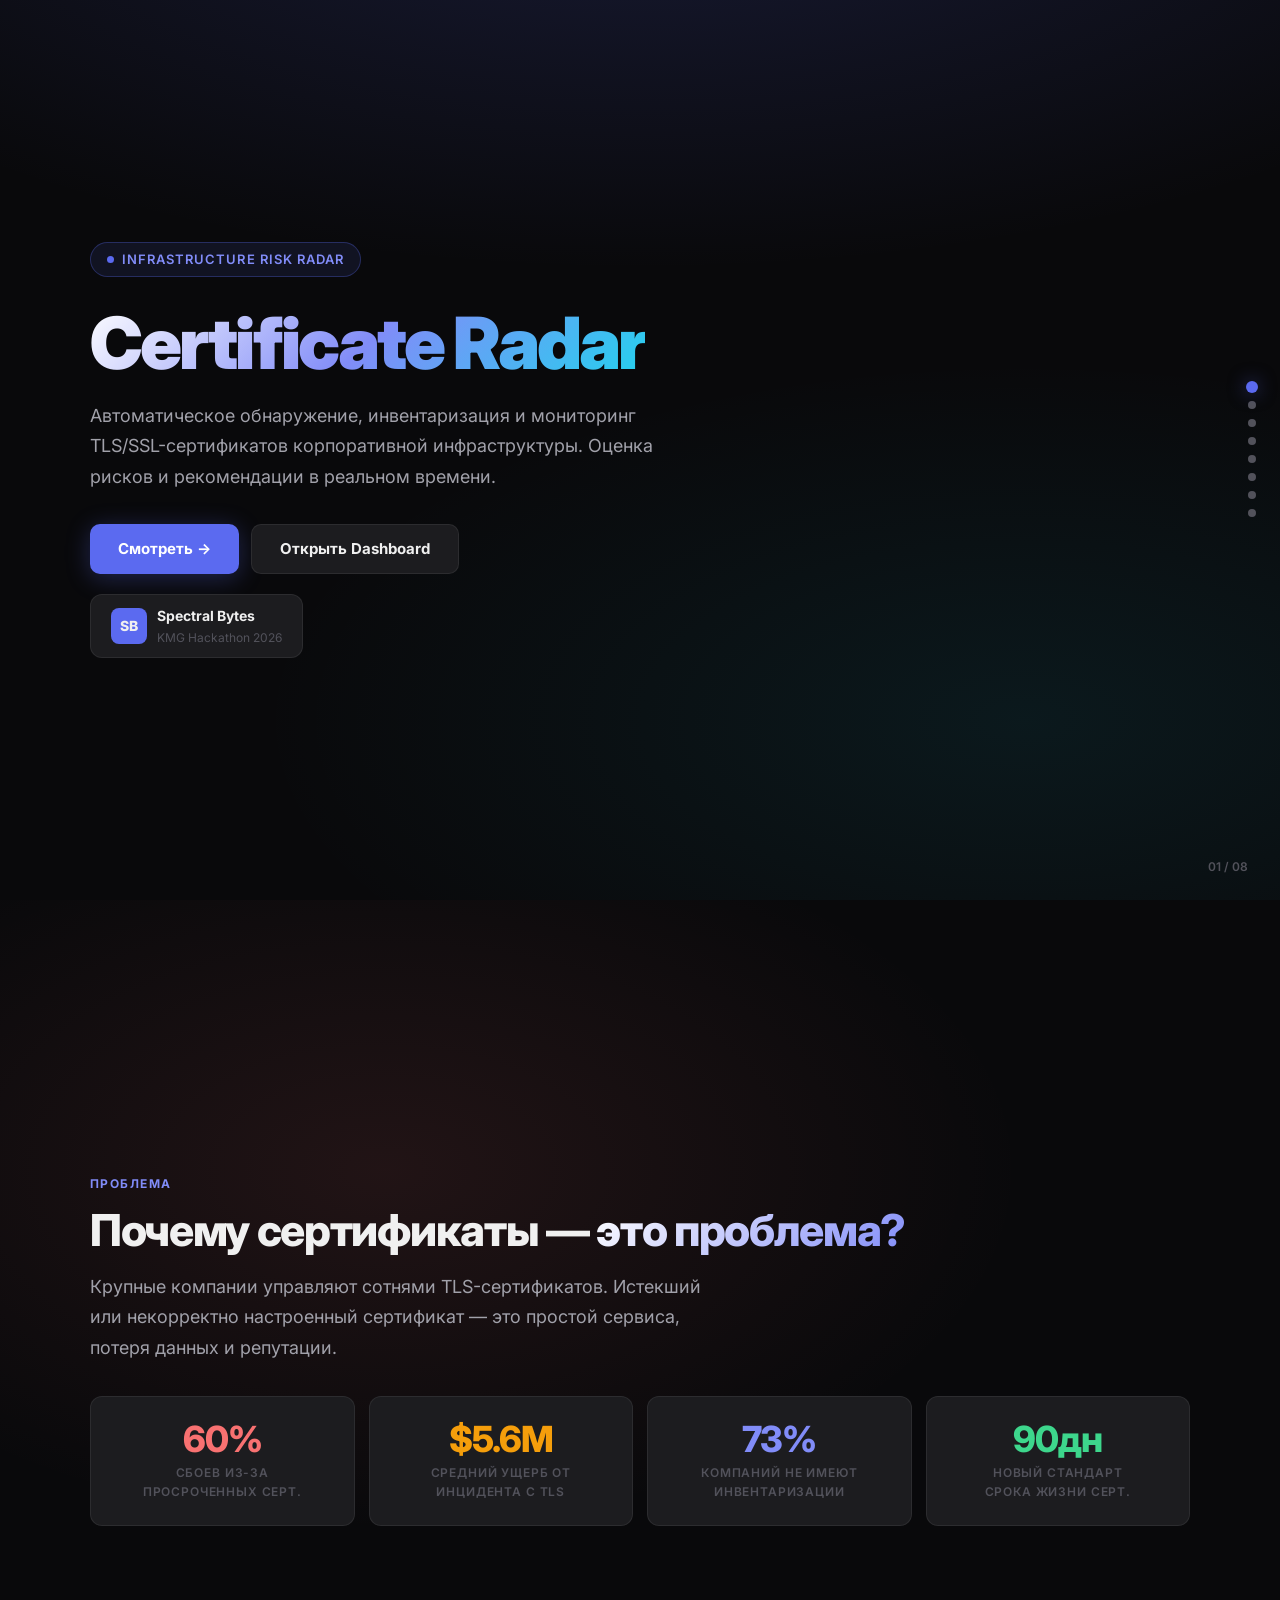
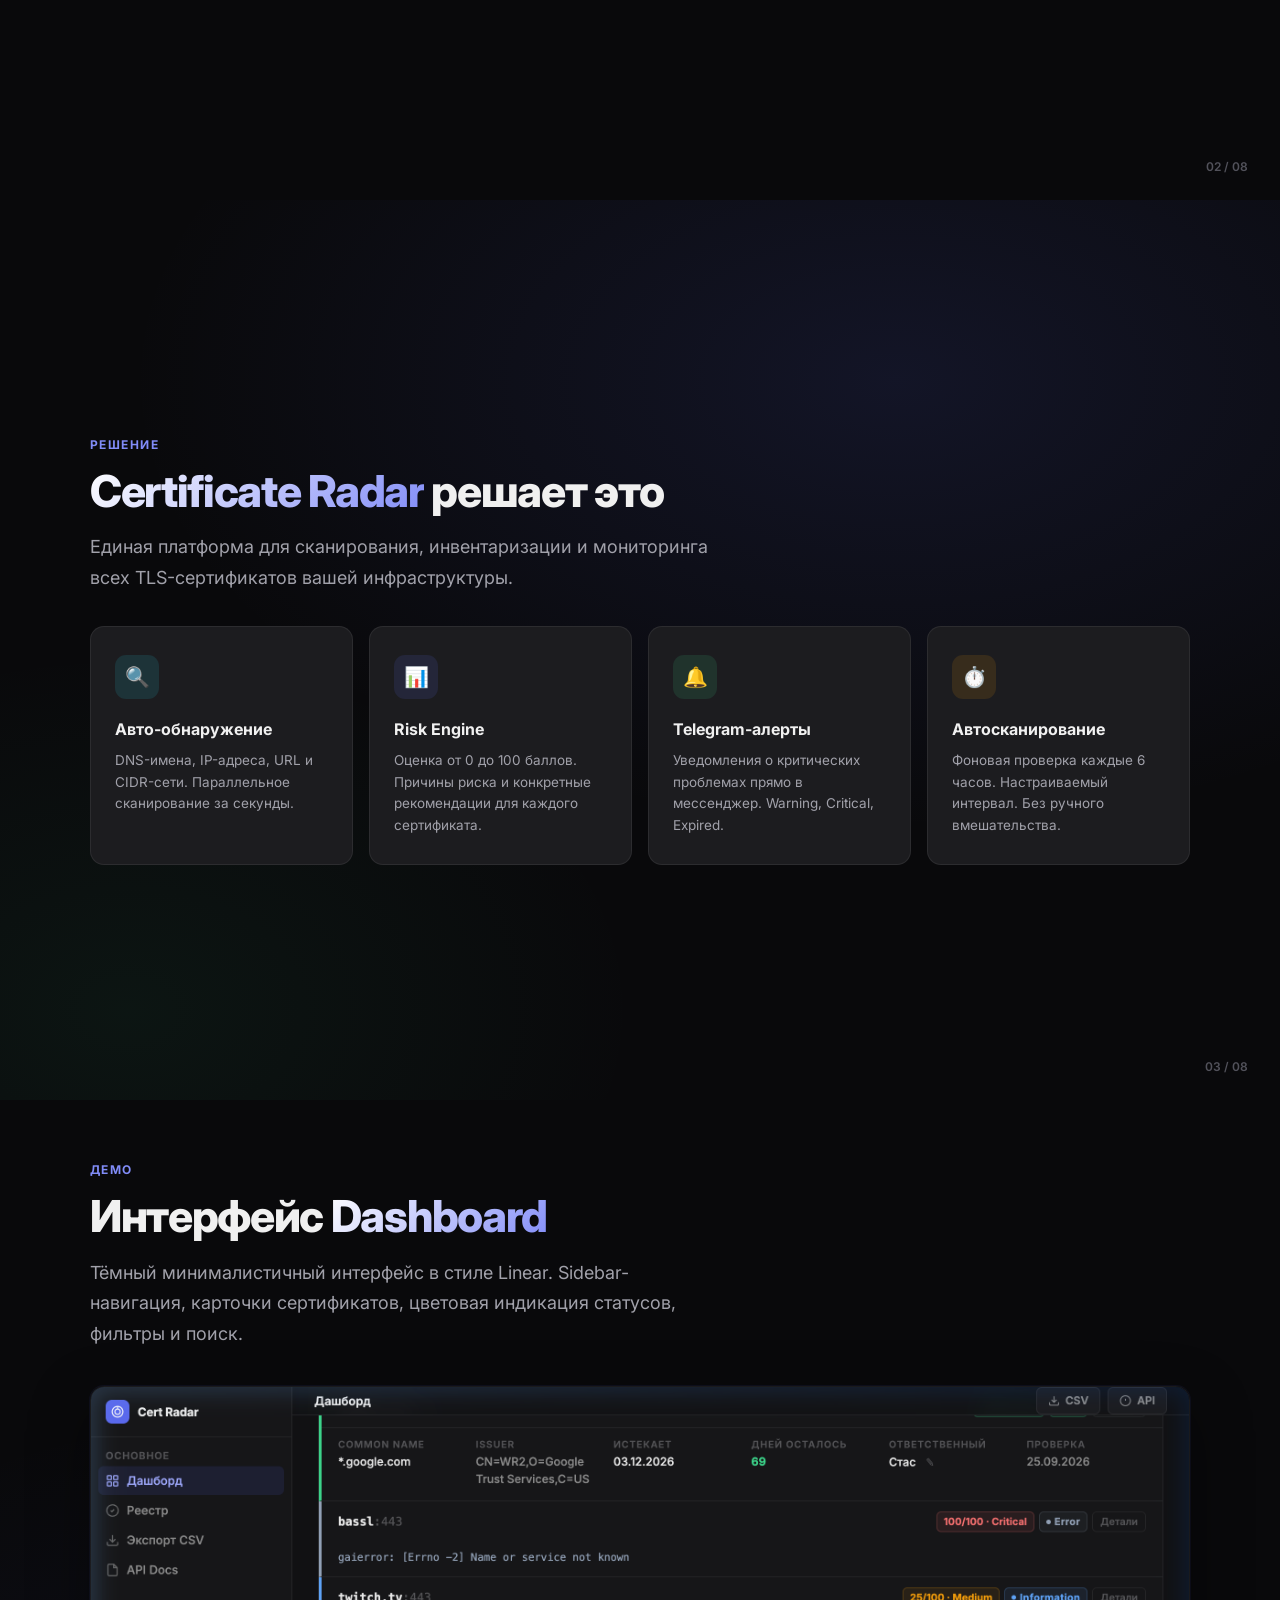
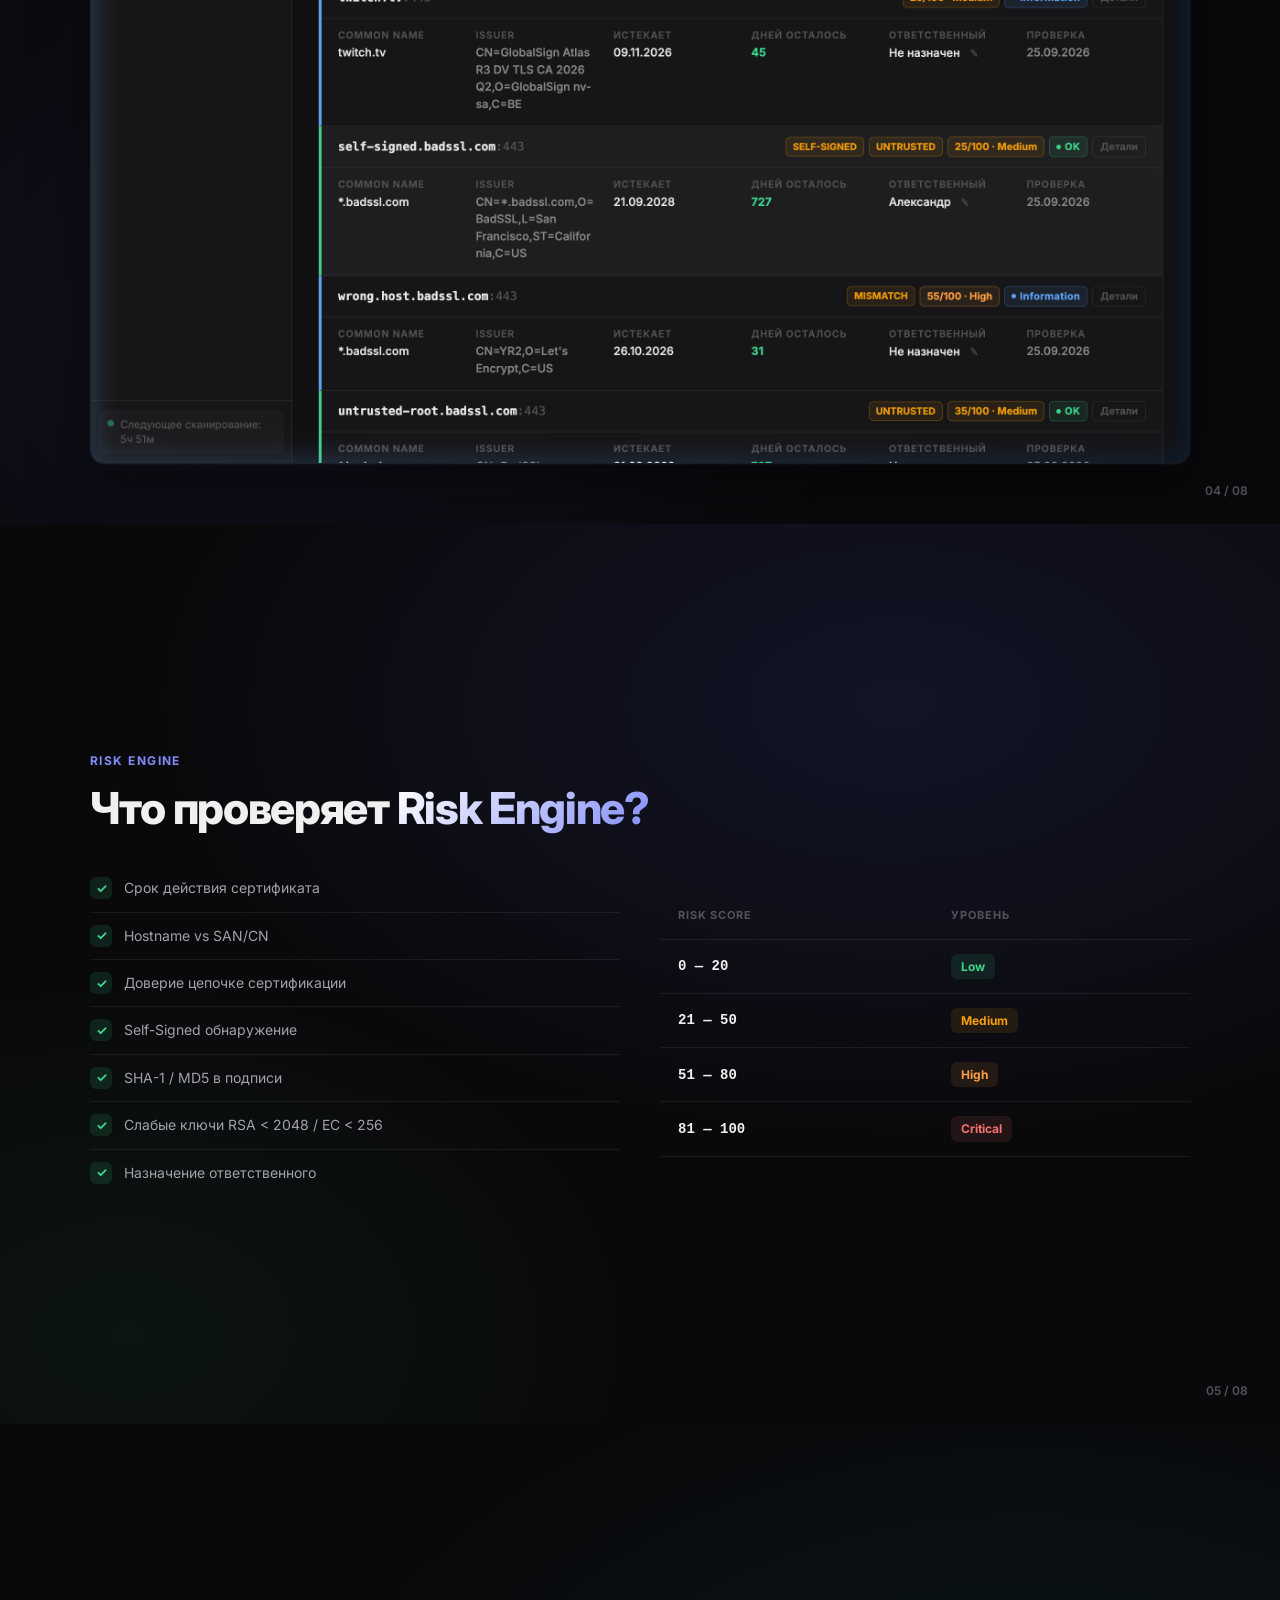
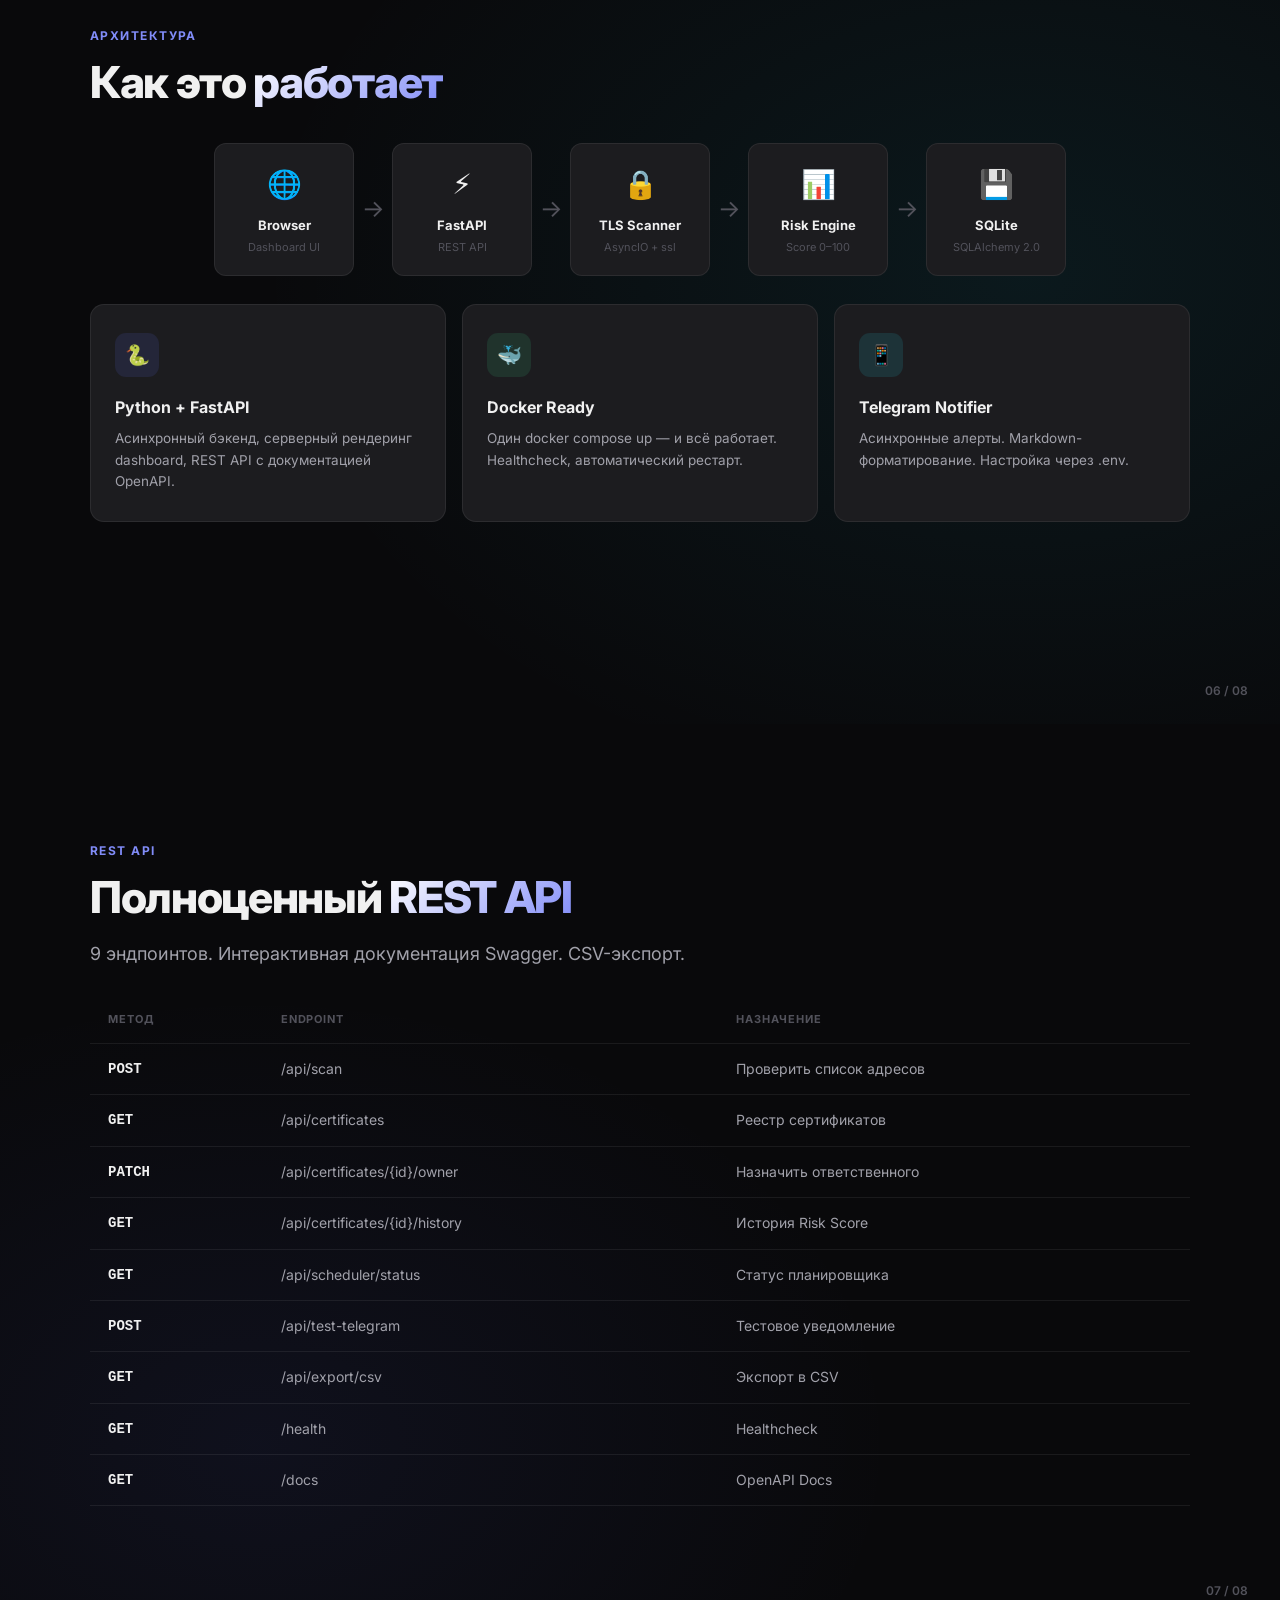
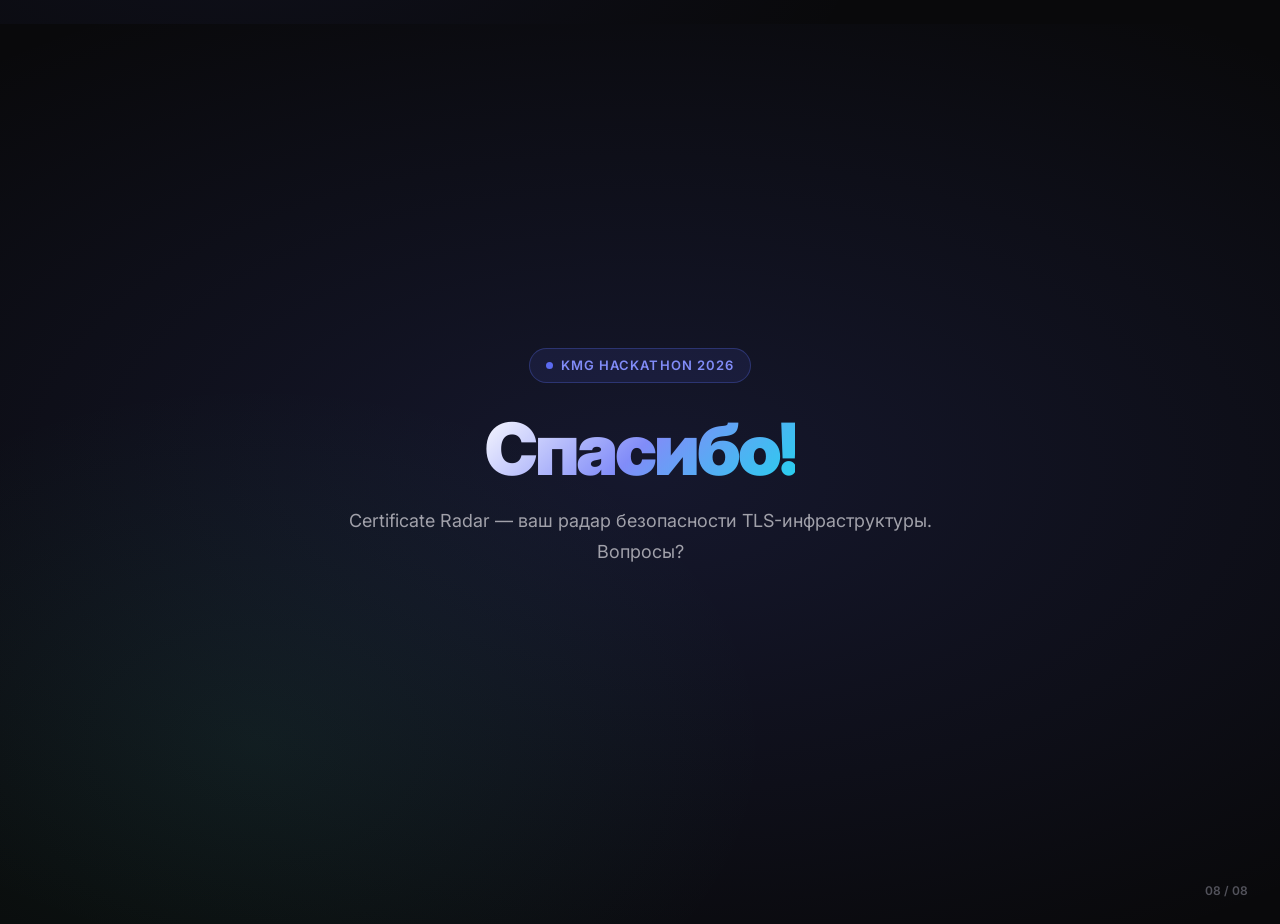
<file: presentation/index.html>
<!doctype html>
<html lang="ru">
<head>
  <meta charset="utf-8"/>
  <meta name="viewport" content="width=device-width, initial-scale=1"/>
  <title>Certificate Radar — Презентация</title>
  <link rel="preconnect" href="https://fonts.googleapis.com"/>
  <link rel="preconnect" href="https://fonts.gstatic.com" crossorigin/>
  <link href="https://fonts.googleapis.com/css2?family=Inter:wght@400;500;600;700;800;900&display=swap" rel="stylesheet"/>
  <style>
    /* ═══ RESET & BASE ═══ */
    *, *::before, *::after { box-sizing: border-box; margin: 0; padding: 0; }

    :root {
      --bg:       #09090b;
      --bg-2:     #111113;
      --bg-3:     #18181b;
      --bg-card:  #1c1c1f;
      --border:   rgba(255,255,255,0.07);
      --text:     #f0f0f0;
      --text-2:   #a1a1aa;
      --text-3:   #52525b;
      --accent:   #5b6af0;
      --accent-2: #818cf8;
      --green:    #3dd68c;
      --orange:   #f59e0b;
      --red:      #f87171;
      --cyan:     #22d3ee;
    }

    html {
      scroll-behavior: smooth;
      scroll-snap-type: y mandatory;
    }

    body {
      font-family: 'Inter', system-ui, sans-serif;
      background: var(--bg);
      color: var(--text);
      line-height: 1.6;
      overflow-x: hidden;
    }

    /* ═══ SLIDE SYSTEM ═══ */
    .slide {
      min-height: 100vh;
      scroll-snap-align: start;
      display: flex;
      flex-direction: column;
      justify-content: center;
      align-items: center;
      padding: 60px 40px;
      position: relative;
      overflow: hidden;
    }

    .slide-inner {
      max-width: 1100px;
      width: 100%;
      z-index: 2;
    }

    /* ═══ BACKGROUNDS ═══ */
    .slide-hero {
      background:
        radial-gradient(ellipse 80% 50% at 50% -20%, rgba(91,106,240,0.2), transparent),
        radial-gradient(ellipse 60% 40% at 80% 80%, rgba(34,211,238,0.08), transparent),
        var(--bg);
    }

    .slide-dark {
      background:
        radial-gradient(ellipse 50% 50% at 20% 80%, rgba(91,106,240,0.08), transparent),
        var(--bg);
    }

    .slide-accent {
      background:
        radial-gradient(ellipse 60% 50% at 70% 20%, rgba(91,106,240,0.12), transparent),
        radial-gradient(ellipse 40% 40% at 10% 90%, rgba(61,214,140,0.06), transparent),
        var(--bg);
    }

    .slide-problem {
      background:
        radial-gradient(ellipse 50% 40% at 30% 30%, rgba(248,113,113,0.1), transparent),
        var(--bg);
    }

    .slide-tech {
      background:
        radial-gradient(ellipse 60% 60% at 80% 50%, rgba(34,211,238,0.08), transparent),
        var(--bg);
    }

    .slide-final {
      background:
        radial-gradient(ellipse 80% 60% at 50% 50%, rgba(91,106,240,0.15), transparent),
        radial-gradient(ellipse 40% 40% at 20% 80%, rgba(61,214,140,0.08), transparent),
        var(--bg);
    }

    /* ═══ NAVIGATION ═══ */
    .nav-dots {
      position: fixed;
      right: 24px;
      top: 50%;
      transform: translateY(-50%);
      display: flex;
      flex-direction: column;
      gap: 10px;
      z-index: 100;
    }

    .nav-dot {
      width: 8px;
      height: 8px;
      border-radius: 50%;
      background: var(--text-3);
      border: none;
      cursor: pointer;
      transition: all 0.3s;
      padding: 0;
    }

    .nav-dot:hover { background: var(--text-2); transform: scale(1.4); }
    .nav-dot.active { background: var(--accent); transform: scale(1.5); box-shadow: 0 0 12px rgba(91,106,240,0.5); }

    /* ═══ TYPOGRAPHY ═══ */
    .hero-badge {
      display: inline-flex;
      align-items: center;
      gap: 8px;
      padding: 6px 16px;
      border-radius: 999px;
      border: 1px solid rgba(91,106,240,0.3);
      background: rgba(91,106,240,0.1);
      color: var(--accent-2);
      font-size: 13px;
      font-weight: 600;
      letter-spacing: 0.08em;
      text-transform: uppercase;
      margin-bottom: 28px;
    }

    .hero-badge::before {
      content: '';
      width: 7px; height: 7px;
      border-radius: 50%;
      background: var(--accent);
      animation: pulse 2s ease-in-out infinite;
    }

    @keyframes pulse { 0%,100%{opacity:1;transform:scale(1)} 50%{opacity:0.4;transform:scale(0.8)} }

    h1 {
      font-size: clamp(40px, 6vw, 72px);
      font-weight: 900;
      letter-spacing: -0.04em;
      line-height: 1.05;
      margin-bottom: 20px;
    }

    h1 .gradient {
      background: linear-gradient(135deg, #fff 0%, var(--accent-2) 50%, var(--cyan) 100%);
      -webkit-background-clip: text;
      -webkit-text-fill-color: transparent;
      background-clip: text;
    }

    h2 {
      font-size: clamp(28px, 4vw, 44px);
      font-weight: 800;
      letter-spacing: -0.03em;
      line-height: 1.15;
      margin-bottom: 16px;
    }

    h2 .gradient {
      background: linear-gradient(135deg, #fff 0%, var(--accent-2) 100%);
      -webkit-background-clip: text;
      -webkit-text-fill-color: transparent;
      background-clip: text;
    }

    .subtitle {
      font-size: 18px;
      color: var(--text-2);
      max-width: 620px;
      line-height: 1.7;
    }

    .section-label {
      font-size: 12px;
      font-weight: 700;
      color: var(--accent-2);
      text-transform: uppercase;
      letter-spacing: 0.12em;
      margin-bottom: 12px;
    }

    /* ═══ CARDS GRID ═══ */
    .cards {
      display: grid;
      grid-template-columns: repeat(auto-fit, minmax(260px, 1fr));
      gap: 16px;
      margin-top: 32px;
    }

    .card {
      background: var(--bg-card);
      border: 1px solid var(--border);
      border-radius: 14px;
      padding: 28px 24px;
      transition: border-color 0.2s, transform 0.2s;
    }

    .card:hover {
      border-color: rgba(91,106,240,0.25);
      transform: translateY(-3px);
    }

    .card-icon {
      width: 44px;
      height: 44px;
      border-radius: 11px;
      display: flex;
      align-items: center;
      justify-content: center;
      margin-bottom: 18px;
      font-size: 20px;
    }

    .card-icon.green  { background: rgba(61,214,140,0.12); color: var(--green); }
    .card-icon.orange { background: rgba(245,158,11,0.12); color: var(--orange); }
    .card-icon.red    { background: rgba(248,113,113,0.12); color: var(--red); }
    .card-icon.cyan   { background: rgba(34,211,238,0.12); color: var(--cyan); }
    .card-icon.accent { background: rgba(91,106,240,0.12); color: var(--accent-2); }

    .card h3 {
      font-size: 16px;
      font-weight: 700;
      margin-bottom: 8px;
      color: var(--text);
    }

    .card p {
      font-size: 13.5px;
      color: var(--text-2);
      line-height: 1.6;
    }

    /* ═══ STATS ROW ═══ */
    .stats-row {
      display: grid;
      grid-template-columns: repeat(4, 1fr);
      gap: 14px;
      margin-top: 32px;
    }

    .stat-box {
      background: var(--bg-card);
      border: 1px solid var(--border);
      border-radius: 12px;
      padding: 24px 20px;
      text-align: center;
      transition: border-color 0.2s;
    }

    .stat-box:hover { border-color: rgba(91,106,240,0.2); }

    .stat-number {
      font-size: 36px;
      font-weight: 800;
      letter-spacing: -0.03em;
      line-height: 1;
      margin-bottom: 6px;
    }

    .stat-number.green  { color: var(--green); }
    .stat-number.orange { color: var(--orange); }
    .stat-number.red    { color: var(--red); }
    .stat-number.accent { color: var(--accent-2); }

    .stat-label {
      font-size: 12px;
      color: var(--text-3);
      font-weight: 600;
      text-transform: uppercase;
      letter-spacing: 0.07em;
    }

    /* ═══ SCREENSHOT ═══ */
    .screenshot-wrap {
      margin-top: 36px;
      border-radius: 14px;
      overflow: hidden;
      border: 1px solid var(--border);
      box-shadow:
        0 20px 60px rgba(0,0,0,0.4),
        0 0 0 1px rgba(91,106,240,0.08);
    }

    .screenshot-wrap img {
      width: 100%;
      display: block;
    }

    /* ═══ ARCHITECTURE ═══ */
    .arch-flow {
      display: flex;
      align-items: center;
      justify-content: center;
      gap: 0;
      margin-top: 36px;
      flex-wrap: wrap;
    }

    .arch-node {
      background: var(--bg-card);
      border: 1px solid var(--border);
      border-radius: 12px;
      padding: 18px 24px;
      text-align: center;
      min-width: 140px;
      transition: border-color 0.2s;
    }

    .arch-node:hover { border-color: rgba(91,106,240,0.25); }

    .arch-node-icon {
      font-size: 28px;
      margin-bottom: 8px;
    }

    .arch-node-title {
      font-size: 13px;
      font-weight: 700;
      color: var(--text);
    }

    .arch-node-sub {
      font-size: 11px;
      color: var(--text-3);
      margin-top: 3px;
    }

    .arch-arrow {
      color: var(--text-3);
      font-size: 24px;
      padding: 0 8px;
      flex-shrink: 0;
    }

    /* ═══ RISK TABLE ═══ */
    .risk-table {
      width: 100%;
      border-collapse: collapse;
      margin-top: 28px;
    }

    .risk-table th,
    .risk-table td {
      padding: 14px 18px;
      text-align: left;
      border-bottom: 1px solid var(--border);
      font-size: 14px;
    }

    .risk-table th {
      font-size: 11px;
      font-weight: 700;
      color: var(--text-3);
      text-transform: uppercase;
      letter-spacing: 0.08em;
    }

    .risk-table td { color: var(--text-2); }
    .risk-table td:first-child { color: var(--text); font-weight: 600; font-family: 'SFMono-Regular', monospace; }

    .risk-pill {
      display: inline-flex;
      align-items: center;
      gap: 5px;
      padding: 3px 10px;
      border-radius: 6px;
      font-size: 12px;
      font-weight: 700;
    }

    .risk-pill.low      { color: var(--green);  background: rgba(61,214,140,0.1); }
    .risk-pill.medium   { color: var(--orange); background: rgba(245,158,11,0.1); }
    .risk-pill.high     { color: #ff9f43;       background: rgba(255,159,67,0.1); }
    .risk-pill.critical { color: var(--red);    background: rgba(248,113,113,0.1); }

    /* ═══ TWO COLUMNS ═══ */
    .two-col {
      display: grid;
      grid-template-columns: 1fr 1fr;
      gap: 40px;
      margin-top: 32px;
      align-items: start;
    }

    .feature-list {
      list-style: none;
    }

    .feature-list li {
      display: flex;
      align-items: flex-start;
      gap: 12px;
      padding: 12px 0;
      border-bottom: 1px solid var(--border);
      font-size: 14px;
      color: var(--text-2);
    }

    .feature-list li:last-child { border-bottom: none; }

    .feature-check {
      width: 22px;
      height: 22px;
      border-radius: 6px;
      background: rgba(61,214,140,0.12);
      color: var(--green);
      display: flex;
      align-items: center;
      justify-content: center;
      flex-shrink: 0;
      font-size: 13px;
      font-weight: 700;
    }

    /* ═══ TEAM BADGE ═══ */
    .team-badge {
      display: inline-flex;
      align-items: center;
      gap: 10px;
      padding: 10px 20px;
      border-radius: 12px;
      background: var(--bg-card);
      border: 1px solid var(--border);
      margin-top: 20px;
    }

    .team-avatar {
      width: 36px; height: 36px;
      border-radius: 8px;
      background: var(--accent);
      display: flex;
      align-items: center;
      justify-content: center;
      font-weight: 800;
      font-size: 14px;
    }

    .team-info-name {
      font-weight: 700;
      font-size: 14px;
    }

    .team-info-role {
      font-size: 12px;
      color: var(--text-3);
    }

    /* ═══ CTA ═══ */
    .cta-buttons {
      display: flex;
      gap: 12px;
      margin-top: 32px;
      flex-wrap: wrap;
    }

    .cta {
      display: inline-flex;
      align-items: center;
      gap: 8px;
      padding: 12px 28px;
      border-radius: 10px;
      font-size: 15px;
      font-weight: 700;
      text-decoration: none;
      transition: transform 0.15s, box-shadow 0.2s;
    }

    .cta:hover { transform: translateY(-2px); }

    .cta-primary {
      background: var(--accent);
      color: white;
      box-shadow: 0 4px 24px rgba(91,106,240,0.3);
    }

    .cta-primary:hover { box-shadow: 0 8px 32px rgba(91,106,240,0.45); }

    .cta-secondary {
      background: var(--bg-card);
      color: var(--text);
      border: 1px solid var(--border);
    }

    .cta-secondary:hover { border-color: rgba(91,106,240,0.3); }

    /* ═══ SLIDE NUMBER ═══ */
    .slide-number {
      position: absolute;
      bottom: 24px;
      right: 32px;
      font-size: 12px;
      color: var(--text-3);
      font-weight: 600;
    }

    /* ═══ KEYBOARD HINT ═══ */
    .keyboard-hint {
      position: fixed;
      bottom: 24px;
      left: 50%;
      transform: translateX(-50%);
      display: flex;
      align-items: center;
      gap: 8px;
      padding: 8px 16px;
      border-radius: 8px;
      background: rgba(28,28,31,0.9);
      border: 1px solid var(--border);
      font-size: 12px;
      color: var(--text-3);
      z-index: 100;
      backdrop-filter: blur(8px);
      animation: fade-hint 5s ease-in-out forwards;
    }

    .keyboard-hint kbd {
      padding: 2px 7px;
      border-radius: 4px;
      background: var(--bg);
      border: 1px solid var(--border);
      font-family: inherit;
      font-size: 11px;
    }

    @keyframes fade-hint {
      0%,70% { opacity: 1; }
      100% { opacity: 0; pointer-events: none; }
    }

    /* ═══ RESPONSIVE ═══ */
    @media (max-width: 768px) {
      .slide { padding: 40px 20px; }
      .stats-row { grid-template-columns: 1fr 1fr; }
      .two-col { grid-template-columns: 1fr; }
      .arch-flow { flex-direction: column; }
      .arch-arrow { transform: rotate(90deg); }
      .nav-dots { display: none; }
    }
  </style>
</head>
<body>

<!-- ═══ NAVIGATION DOTS ═══ -->
<nav class="nav-dots" id="nav-dots"></nav>

<!-- ═══ KEYBOARD HINT ═══ -->
<div class="keyboard-hint">
  Навигация: <kbd>↑</kbd> <kbd>↓</kbd> или скролл
</div>

<!-- ═══════════════════════════════════════════════
     SLIDE 1 — TITLE
═══════════════════════════════════════════════ -->
<section class="slide slide-hero" id="slide-1">
  <div class="slide-inner">
    <div class="hero-badge">Infrastructure Risk Radar</div>
    <h1>
      <span class="gradient">Certificate Radar</span>
    </h1>
    <p class="subtitle">
      Автоматическое обнаружение, инвентаризация и мониторинг TLS/SSL-сертификатов
      корпоративной инфраструктуры. Оценка рисков и рекомендации в реальном времени.
    </p>
    <div class="cta-buttons">
      <a class="cta cta-primary" href="#slide-2">Смотреть →</a>
      <a class="cta cta-secondary" href="http://localhost:8000" target="_blank">Открыть Dashboard</a>
    </div>

    <div class="team-badge">
      <div class="team-avatar">SB</div>
      <div>
        <div class="team-info-name">Spectral Bytes</div>
        <div class="team-info-role">KMG Hackathon 2026</div>
      </div>
    </div>
  </div>
  <span class="slide-number">01 / 08</span>
</section>

<!-- ═══════════════════════════════════════════════
     SLIDE 2 — PROBLEM
═══════════════════════════════════════════════ -->
<section class="slide slide-problem" id="slide-2">
  <div class="slide-inner">
    <p class="section-label">Проблема</p>
    <h2>Почему сертификаты — <span class="gradient">это проблема?</span></h2>
    <p class="subtitle">
      Крупные компании управляют сотнями TLS-сертификатов.
      Истекший или некорректно настроенный сертификат — это простой сервиса, потеря данных и репутации.
    </p>

    <div class="stats-row">
      <div class="stat-box">
        <div class="stat-number red">60%</div>
        <div class="stat-label">Сбоев из-за<br/>просроченных серт.</div>
      </div>
      <div class="stat-box">
        <div class="stat-number orange">$5.6M</div>
        <div class="stat-label">Средний ущерб от<br/>инцидента с TLS</div>
      </div>
      <div class="stat-box">
        <div class="stat-number accent">73%</div>
        <div class="stat-label">Компаний не имеют<br/>инвентаризации</div>
      </div>
      <div class="stat-box">
        <div class="stat-number green">90дн</div>
        <div class="stat-label">Новый стандарт<br/>срока жизни серт.</div>
      </div>
    </div>
  </div>
  <span class="slide-number">02 / 08</span>
</section>

<!-- ═══════════════════════════════════════════════
     SLIDE 3 — SOLUTION
═══════════════════════════════════════════════ -->
<section class="slide slide-accent" id="slide-3">
  <div class="slide-inner">
    <p class="section-label">Решение</p>
    <h2><span class="gradient">Certificate Radar</span> решает это</h2>
    <p class="subtitle">
      Единая платформа для сканирования, инвентаризации и мониторинга
      всех TLS-сертификатов вашей инфраструктуры.
    </p>

    <div class="cards">
      <div class="card">
        <div class="card-icon cyan">🔍</div>
        <h3>Авто-обнаружение</h3>
        <p>DNS-имена, IP-адреса, URL и CIDR-сети. Параллельное сканирование за секунды.</p>
      </div>
      <div class="card">
        <div class="card-icon accent">📊</div>
        <h3>Risk Engine</h3>
        <p>Оценка от 0 до 100 баллов. Причины риска и конкретные рекомендации для каждого сертификата.</p>
      </div>
      <div class="card">
        <div class="card-icon green">🔔</div>
        <h3>Telegram-алерты</h3>
        <p>Уведомления о критических проблемах прямо в мессенджер. Warning, Critical, Expired.</p>
      </div>
      <div class="card">
        <div class="card-icon orange">⏱️</div>
        <h3>Автосканирование</h3>
        <p>Фоновая проверка каждые 6 часов. Настраиваемый интервал. Без ручного вмешательства.</p>
      </div>
    </div>
  </div>
  <span class="slide-number">03 / 08</span>
</section>

<!-- ═══════════════════════════════════════════════
     SLIDE 4 — DEMO SCREENSHOT
═══════════════════════════════════════════════ -->
<section class="slide slide-dark" id="slide-4">
  <div class="slide-inner">
    <p class="section-label">Демо</p>
    <h2>Интерфейс <span class="gradient">Dashboard</span></h2>
    <p class="subtitle">
      Тёмный минималистичный интерфейс в стиле Linear. Sidebar-навигация, карточки сертификатов,
      цветовая индикация статусов, фильтры и поиск.
    </p>
    <div class="screenshot-wrap">
      <img src="dashboard.png" alt="Certificate Radar Dashboard"/>
    </div>
  </div>
  <span class="slide-number">04 / 08</span>
</section>

<!-- ═══════════════════════════════════════════════
     SLIDE 5 — RISK ENGINE
═══════════════════════════════════════════════ -->
<section class="slide slide-accent" id="slide-5">
  <div class="slide-inner">
    <p class="section-label">Risk Engine</p>
    <h2>Что проверяет <span class="gradient">Risk Engine?</span></h2>

    <div class="two-col">
      <div>
        <ul class="feature-list">
          <li><span class="feature-check">✓</span> Срок действия сертификата</li>
          <li><span class="feature-check">✓</span> Hostname vs SAN/CN</li>
          <li><span class="feature-check">✓</span> Доверие цепочке сертификации</li>
          <li><span class="feature-check">✓</span> Self-Signed обнаружение</li>
          <li><span class="feature-check">✓</span> SHA-1 / MD5 в подписи</li>
          <li><span class="feature-check">✓</span> Слабые ключи RSA < 2048 / EC < 256</li>
          <li><span class="feature-check">✓</span> Назначение ответственного</li>
        </ul>
      </div>
      <div>
        <table class="risk-table">
          <thead>
            <tr><th>Risk Score</th><th>Уровень</th></tr>
          </thead>
          <tbody>
            <tr><td>0 — 20</td><td><span class="risk-pill low">Low</span></td></tr>
            <tr><td>21 — 50</td><td><span class="risk-pill medium">Medium</span></td></tr>
            <tr><td>51 — 80</td><td><span class="risk-pill high">High</span></td></tr>
            <tr><td>81 — 100</td><td><span class="risk-pill critical">Critical</span></td></tr>
          </tbody>
        </table>
      </div>
    </div>
  </div>
  <span class="slide-number">05 / 08</span>
</section>

<!-- ═══════════════════════════════════════════════
     SLIDE 6 — ARCHITECTURE
═══════════════════════════════════════════════ -->
<section class="slide slide-tech" id="slide-6">
  <div class="slide-inner">
    <p class="section-label">Архитектура</p>
    <h2>Как это <span class="gradient">работает</span></h2>

    <div class="arch-flow">
      <div class="arch-node">
        <div class="arch-node-icon">🌐</div>
        <div class="arch-node-title">Browser</div>
        <div class="arch-node-sub">Dashboard UI</div>
      </div>
      <div class="arch-arrow">→</div>
      <div class="arch-node">
        <div class="arch-node-icon">⚡</div>
        <div class="arch-node-title">FastAPI</div>
        <div class="arch-node-sub">REST API</div>
      </div>
      <div class="arch-arrow">→</div>
      <div class="arch-node">
        <div class="arch-node-icon">🔒</div>
        <div class="arch-node-title">TLS Scanner</div>
        <div class="arch-node-sub">AsyncIO + ssl</div>
      </div>
      <div class="arch-arrow">→</div>
      <div class="arch-node">
        <div class="arch-node-icon">📊</div>
        <div class="arch-node-title">Risk Engine</div>
        <div class="arch-node-sub">Score 0–100</div>
      </div>
      <div class="arch-arrow">→</div>
      <div class="arch-node">
        <div class="arch-node-icon">💾</div>
        <div class="arch-node-title">SQLite</div>
        <div class="arch-node-sub">SQLAlchemy 2.0</div>
      </div>
    </div>

    <div class="cards" style="margin-top:28px">
      <div class="card">
        <div class="card-icon accent">🐍</div>
        <h3>Python + FastAPI</h3>
        <p>Асинхронный бэкенд, серверный рендеринг dashboard, REST API с документацией OpenAPI.</p>
      </div>
      <div class="card">
        <div class="card-icon green">🐳</div>
        <h3>Docker Ready</h3>
        <p>Один docker compose up — и всё работает. Healthcheck, автоматический рестарт.</p>
      </div>
      <div class="card">
        <div class="card-icon cyan">📱</div>
        <h3>Telegram Notifier</h3>
        <p>Асинхронные алерты. Markdown-форматирование. Настройка через .env.</p>
      </div>
    </div>
  </div>
  <span class="slide-number">06 / 08</span>
</section>

<!-- ═══════════════════════════════════════════════
     SLIDE 7 — API
═══════════════════════════════════════════════ -->
<section class="slide slide-dark" id="slide-7">
  <div class="slide-inner">
    <p class="section-label">REST API</p>
    <h2>Полноценный <span class="gradient">REST API</span></h2>
    <p class="subtitle">9 эндпоинтов. Интерактивная документация Swagger. CSV-экспорт.</p>

    <table class="risk-table" style="margin-top:28px">
      <thead>
        <tr><th>Метод</th><th>Endpoint</th><th>Назначение</th></tr>
      </thead>
      <tbody>
        <tr><td>POST</td><td>/api/scan</td><td>Проверить список адресов</td></tr>
        <tr><td>GET</td><td>/api/certificates</td><td>Реестр сертификатов</td></tr>
        <tr><td>PATCH</td><td>/api/certificates/{id}/owner</td><td>Назначить ответственного</td></tr>
        <tr><td>GET</td><td>/api/certificates/{id}/history</td><td>История Risk Score</td></tr>
        <tr><td>GET</td><td>/api/scheduler/status</td><td>Статус планировщика</td></tr>
        <tr><td>POST</td><td>/api/test-telegram</td><td>Тестовое уведомление</td></tr>
        <tr><td>GET</td><td>/api/export/csv</td><td>Экспорт в CSV</td></tr>
        <tr><td>GET</td><td>/health</td><td>Healthcheck</td></tr>
        <tr><td>GET</td><td>/docs</td><td>OpenAPI Docs</td></tr>
      </tbody>
    </table>
  </div>
  <span class="slide-number">07 / 08</span>
</section>

<!-- ═══════════════════════════════════════════════
     SLIDE 8 — CLOSING
═══════════════════════════════════════════════ -->
<section class="slide slide-final" id="slide-8">
  <div class="slide-inner" style="text-align:center">
    <div class="hero-badge">KMG Hackathon 2026</div>
    <h1><span class="gradient">Спасибо!</span></h1>
    <p class="subtitle" style="margin:0 auto 32px;text-align:center">
      Certificate Radar — ваш радар безопасности TLS-инфраструктуры.<br/>
      Вопросы?
    </p>

  </div>
  <span class="slide-number">08 / 08</span>
</section>

<script>
  // ═══ NAVIGATION DOTS ═══
  const slides = document.querySelectorAll('.slide');
  const dotsContainer = document.getElementById('nav-dots');

  slides.forEach((slide, i) => {
    const dot = document.createElement('button');
    dot.className = 'nav-dot';
    dot.setAttribute('aria-label', `Слайд ${i + 1}`);
    dot.addEventListener('click', () => slide.scrollIntoView({ behavior: 'smooth' }));
    dotsContainer.appendChild(dot);
  });

  const dots = dotsContainer.querySelectorAll('.nav-dot');

  const observer = new IntersectionObserver((entries) => {
    entries.forEach(entry => {
      if (entry.isIntersecting) {
        const idx = Array.from(slides).indexOf(entry.target);
        dots.forEach((d, i) => d.classList.toggle('active', i === idx));
      }
    });
  }, { threshold: 0.5 });

  slides.forEach(s => observer.observe(s));

  // ═══ KEYBOARD NAVIGATION ═══
  let currentSlide = 0;

  document.addEventListener('keydown', (e) => {
    if (e.key === 'ArrowDown' || e.key === 'ArrowRight' || e.key === ' ') {
      e.preventDefault();
      currentSlide = Math.min(currentSlide + 1, slides.length - 1);
      slides[currentSlide].scrollIntoView({ behavior: 'smooth' });
    }
    if (e.key === 'ArrowUp' || e.key === 'ArrowLeft') {
      e.preventDefault();
      currentSlide = Math.max(currentSlide - 1, 0);
      slides[currentSlide].scrollIntoView({ behavior: 'smooth' });
    }
  });

  // Track current slide via scroll
  const scrollObserver = new IntersectionObserver((entries) => {
    entries.forEach(entry => {
      if (entry.isIntersecting) {
        currentSlide = Array.from(slides).indexOf(entry.target);
      }
    });
  }, { threshold: 0.5 });

  slides.forEach(s => scrollObserver.observe(s));
</script>

</body>
</html>
</file>
